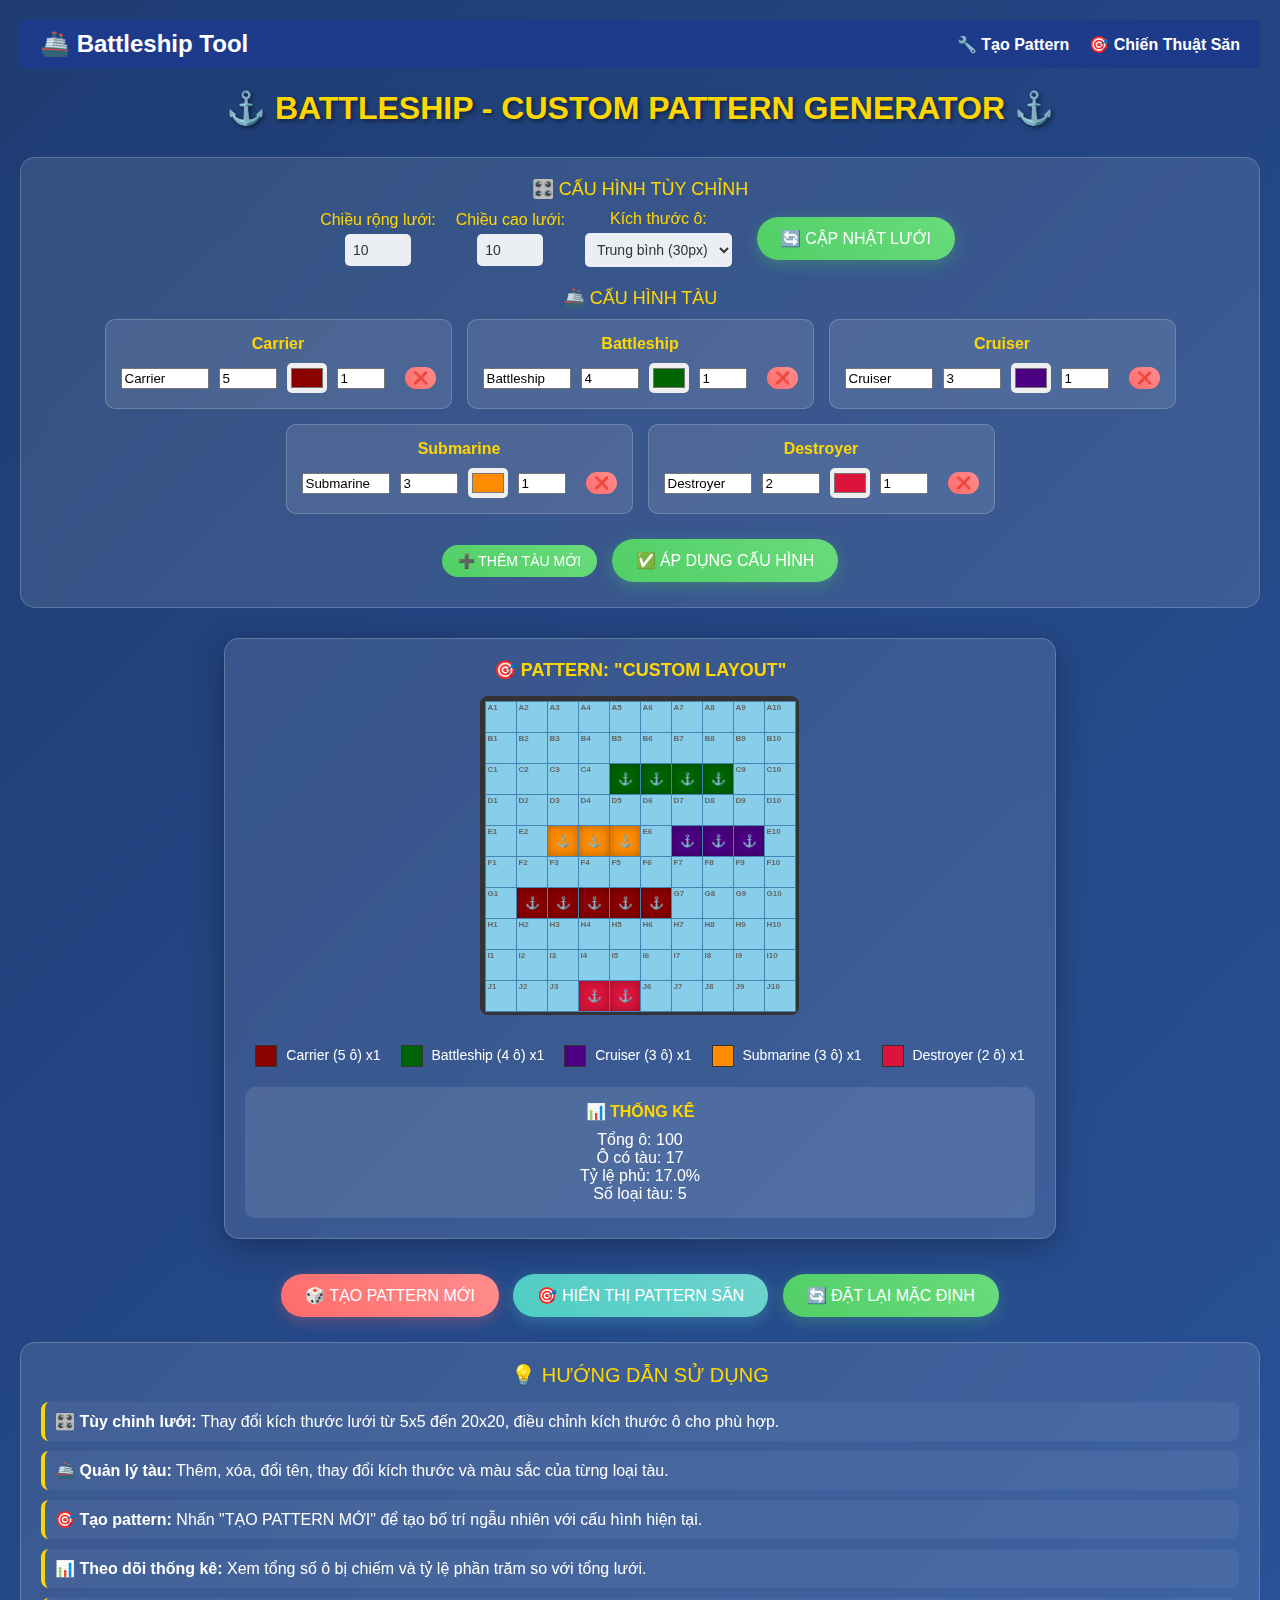
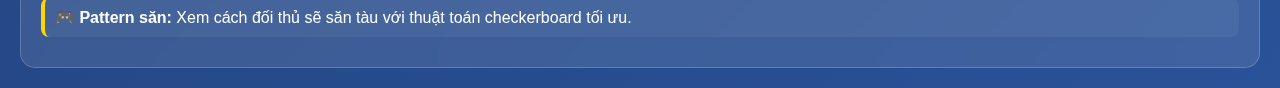
<file: index.html>
<!DOCTYPE html>
<html lang="vi">
<head>
    <meta charset="UTF-8">
    <meta name="viewport" content="width=device-width, initial-scale=1.0">
    <title>Battleship - Custom Pattern Generator</title>
    <link rel="stylesheet" href="style.css">
</head>
<body>
    <div class="container">
        <nav style="background: #1e3a8a; color: white; padding: 10px 20px; display: flex; justify-content: space-between; align-items: center;">
            <div style="font-size: 1.5rem; font-weight: bold;">🚢 Battleship Tool</div>
            <div style="display: flex; gap: 20px;">
                <a href="index.html" style="color: white; text-decoration: none; font-weight: bold;">🔧 Tạo Pattern</a>
                <a href="hunting.html" style="color: white; text-decoration: none; font-weight: bold;">🎯 Chiến Thuật Săn</a>
            </div>
        </nav>

        <h1>⚓ BATTLESHIP - CUSTOM PATTERN GENERATOR ⚓</h1>
        
        <div class="config-panel">
            <div class="config-title">🎛️ CẤU HÌNH TÙY CHỈNH</div>
            
            <div class="grid-config">
                <div class="input-group">
                    <label>Chiều rộng lưới:</label>
                    <input type="number" id="gridWidth" min="5" max="20" value="10">
                </div>
                <div class="input-group">
                    <label>Chiều cao lưới:</label>
                    <input type="number" id="gridHeight" min="5" max="20" value="10">
                </div>
                <div class="input-group">
                    <label>Kích thước ô:</label>
                    <select id="cellSize">
                        <option value="25">Nhỏ (25px)</option>
                        <option value="30" selected>Trung bình (30px)</option>
                        <option value="35">Lớn (35px)</option>
                        <option value="40">Rất lớn (40px)</option>
                    </select>
                </div>
                <button class="btn btn-success" onclick="updateGridSize()">🔄 CẬP NHẬT LƯỚI</button>
            </div>
            
            <div class="config-title">🚢 CẤU HÌNH TÀU</div>
            <div class="ships-config" id="shipsConfig">
                <!-- Ships will be dynamically added here -->
            </div>
            
            <button class="add-ship-btn" onclick="addNewShip()">➕ THÊM TÀU MỚI</button>
            <button class="btn btn-success" onclick="applyShipConfig()">✅ ÁP DỤNG CẤU HÌNH</button>
        </div>
        
        <div class="boards-container">
            <div class="board-section">
                <div class="board-title">🎯 PATTERN: "CUSTOM LAYOUT"</div>
                <div class="board" id="mainBoard"></div>
                <div class="legend" id="legend"></div>
                <div class="stats">
                    <h4>📊 THỐNG KÊ</h4>
                    <div id="statsContent"></div>
                </div>
            </div>
        </div>
        
        <div class="button-container">
            <button class="btn" onclick="generateNewPattern()">🎲 TẠO PATTERN MỚI</button>
            <button class="btn btn-secondary" onclick="showHuntingPattern()">🎯 HIỂN THỊ PATTERN SĂN</button>
            <button class="btn btn-success" onclick="resetToDefault()">🔄 ĐẶT LẠI MẶC ĐỊNH</button>
        </div>
        
        <div class="tips">
            <div class="tip-title">💡 HƯỚNG DẪN SỬ DỤNG</div>
            
            <div class="tip-item">
                <strong>🎛️ Tùy chỉnh lưới:</strong> Thay đổi kích thước lưới từ 5x5 đến 20x20, điều chỉnh kích thước ô cho phù hợp.
            </div>
            
            <div class="tip-item">
                <strong>🚢 Quản lý tàu:</strong> Thêm, xóa, đổi tên, thay đổi kích thước và màu sắc của từng loại tàu.
            </div>
            
            <div class="tip-item">
                <strong>🎯 Tạo pattern:</strong> Nhấn "TẠO PATTERN MỚI" để tạo bố trí ngẫu nhiên với cấu hình hiện tại.
            </div>
            
            <div class="tip-item">
                <strong>📊 Theo dõi thống kê:</strong> Xem tổng số ô bị chiếm và tỷ lệ phần trăm so với tổng lưới.
            </div>
            
            <div class="tip-item">
                <strong>🎮 Pattern săn:</strong> Xem cách đối thủ sẽ săn tàu với thuật toán checkerboard tối ưu.
            </div>
        </div>
    </div>

    <script>
        // Default configuration
        let gridConfig = {
            width: 10,
            height: 10,
            cellSize: 30
        };
        
        let shipsConfig = [
            {name: 'Carrier', size: 5, color: '#8b0000', count: 1},
            {name: 'Battleship', size: 4, color: '#006400', count: 1},
            {name: 'Cruiser', size: 3, color: '#4b0082', count: 1},
            {name: 'Submarine', size: 3, color: '#ff8c00', count: 1},
            {name: 'Destroyer', size: 2, color: '#dc143c', count: 1}
        ];
        
        let currentPattern = [];
        let showingHuntPattern = false;
        
        function initializeShipsConfig() {
            const container = document.getElementById('shipsConfig');
            container.innerHTML = '';
            
            shipsConfig.forEach((ship, index) => {
                const shipDiv = document.createElement('div');
                shipDiv.className = 'ship-config';
                shipDiv.innerHTML = `
                    <h4>${ship.name}</h4>
                    <div class="ship-controls">
                        <input type="text" value="${ship.name}" onchange="updateShipName(${index}, this.value)" style="width: 80px;">
                        <input type="number" value="${ship.size}" min="1" max="10" onchange="updateShipSize(${index}, this.value)" style="width: 50px;">
                        <input type="color" value="${ship.color}" onchange="updateShipColor(${index}, this.value)" class="color-picker">
                        <input type="number" value="${ship.count}" min="0" max="5" onchange="updateShipCount(${index}, this.value)" style="width: 40px;">
                        <button class="remove-ship-btn" onclick="removeShip(${index})">❌</button>
                    </div>
                `;
                container.appendChild(shipDiv);
            });
        }
        
        function updateShipName(index, name) {
            shipsConfig[index].name = name;
            initializeShipsConfig();
        }
        
        function updateShipSize(index, size) {
            shipsConfig[index].size = parseInt(size);
        }
        
        function updateShipColor(index, color) {
            shipsConfig[index].color = color;
        }
        
        function updateShipCount(index, count) {
            shipsConfig[index].count = parseInt(count);
        }
        
        function removeShip(index) {
            shipsConfig.splice(index, 1);
            initializeShipsConfig();
        }
        
        function addNewShip() {
            const newShip = {
                name: `Ship ${shipsConfig.length + 1}`,
                size: 2,
                color: '#' + Math.floor(Math.random()*16777215).toString(16),
                count: 1
            };
            shipsConfig.push(newShip);
            initializeShipsConfig();
        }
        
        function updateGridSize() {
            gridConfig.width = parseInt(document.getElementById('gridWidth').value);
            gridConfig.height = parseInt(document.getElementById('gridHeight').value);
            gridConfig.cellSize = parseInt(document.getElementById('cellSize').value);
            
            createBoard();
            updateStats();
        }
        
        function applyShipConfig() {
            updateLegend();
            generateNewPattern();
        }
        
        function createBoard() {
            const board = document.getElementById('mainBoard');
            board.innerHTML = '';
            
            // Update grid template
            board.style.gridTemplateColumns = `repeat(${gridConfig.width}, ${gridConfig.cellSize}px)`;
            board.style.gridTemplateRows = `repeat(${gridConfig.height}, ${gridConfig.cellSize}px)`;
            
            // Create cells
            for(let i = 0; i < gridConfig.width * gridConfig.height; i++) {
                const cell = document.createElement('div');
                cell.className = 'cell';
                cell.style.width = gridConfig.cellSize + 'px';
                cell.style.height = gridConfig.cellSize + 'px';
                
                const row = Math.floor(i / gridConfig.width);
                const col = i % gridConfig.width;
                cell.innerHTML = `<span class="coordinates">${String.fromCharCode(65 + row)}${col + 1}</span>`;
                
                board.appendChild(cell);
            }
            
            // Place ships if pattern exists
            if (currentPattern.length > 0 && !showingHuntPattern) {
                placeShipsOnBoard();
            }
            
            // Show hunting pattern if enabled
            if (showingHuntPattern) {
                showHuntingPatternOnBoard();
            }
        }
        
        function placeShipsOnBoard() {
            const board = document.getElementById('mainBoard');
            
            currentPattern.forEach(shipData => {
                shipData.cells.forEach(([row, col]) => {
                    if (row < gridConfig.height && col < gridConfig.width) {
                        const index = row * gridConfig.width + col;
                        const cell = board.children[index];
                        if (cell) {
                            cell.classList.add('ship');
                            cell.style.background = shipData.color;
                            cell.textContent = '⚓';
                        }
                    }
                });
            });
        }
        
        function showHuntingPatternOnBoard() {
            const board = document.getElementById('mainBoard');
            
            for(let i = 0; i < gridConfig.width * gridConfig.height; i++) {
                const row = Math.floor(i / gridConfig.width);
                const col = i % gridConfig.width;
                if ((row + col) % 2 === 0) {
                    const cell = board.children[i];
                    if (cell) {
                        cell.style.background = '#ff6b6b';
                        cell.textContent = '🎯';
                    }
                }
            }
        }
        
        function generateNewPattern() {
            showingHuntPattern = false;
            currentPattern = [];
            const occupiedCells = new Set();
            
            // Generate ships based on configuration
            shipsConfig.forEach(shipConfig => {
                for (let i = 0; i < shipConfig.count; i++) {
                    let placed = false;
                    let attempts = 0;
                    
                    while (!placed && attempts < 1000) {
                        const horizontal = Math.random() < 0.5;
                        const row = Math.floor(Math.random() * gridConfig.height);
                        const col = Math.floor(Math.random() * gridConfig.width);
                        
                        if (canPlaceShip(row, col, shipConfig.size, horizontal, occupiedCells)) {
                            const cells = [];
                            for (let j = 0; j < shipConfig.size; j++) {
                                const r = horizontal ? row : row + j;
                                const c = horizontal ? col + j : col;
                                cells.push([r, c]);
                                occupiedCells.add(`${r},${c}`);
                            }
                            currentPattern.push({
                                name: shipConfig.name,
                                size: shipConfig.size,
                                color: shipConfig.color,
                                cells: cells
                            });
                            placed = true;
                        }
                        attempts++;
                    }
                }
            });
            
            createBoard();
            updateStats();
            updateLegend();
        }
        
        function canPlaceShip(row, col, size, horizontal, occupiedCells) {
            // Check if ship fits in grid
            if (horizontal && col + size > gridConfig.width) return false;
            if (!horizontal && row + size > gridConfig.height) return false;
            
            // Check if cells are occupied
            for (let i = 0; i < size; i++) {
                const r = horizontal ? row : row + i;
                const c = horizontal ? col + i : col;
                
                if (occupiedCells.has(`${r},${c}`)) return false;
                
                // Check adjacent cells for spacing
                for (let dr = -1; dr <= 1; dr++) {
                    for (let dc = -1; dc <= 1; dc++) {
                        const nr = r + dr;
                        const nc = c + dc;
                        if (nr >= 0 && nr < gridConfig.height && nc >= 0 && nc < gridConfig.width) {
                            if (occupiedCells.has(`${nr},${nc}`)) return false;
                        }
                    }
                }
            }
            
            return true;
        }
        
        function showHuntingPattern() {
            showingHuntPattern = !showingHuntPattern;
            
            if (showingHuntPattern) {
                document.querySelector('.btn-secondary').textContent = '🚢 HIỂN THỊ TÀU';
            } else {
                document.querySelector('.btn-secondary').textContent = '🎯 HIỂN THỊ PATTERN SĂN';
            }
            
            createBoard();
        }
        
        function updateStats() {
            const totalCells = gridConfig.width * gridConfig.height;
            const occupiedCells = currentPattern.reduce((sum, ship) => sum + ship.cells.length, 0);
            const coverage = ((occupiedCells / totalCells) * 100).toFixed(1);
            
            document.getElementById('statsContent').innerHTML = `
                <div>Tổng ô: ${totalCells}</div>
                <div>Ô có tàu: ${occupiedCells}</div>
                <div>Tỷ lệ phủ: ${coverage}%</div>
                <div>Số loại tàu: ${shipsConfig.length}</div>
            `;
        }
        
        function updateLegend() {
            const legend = document.getElementById('legend');
            legend.innerHTML = '';
            
            shipsConfig.forEach(ship => {
                const legendItem = document.createElement('div');
                legendItem.className = 'legend-item';
                legendItem.innerHTML = `
                    <span class="legend-color" style="background: ${ship.color}"></span>
                    ${ship.name} (${ship.size} ô) x${ship.count}
                `;
                legend.appendChild(legendItem);
            });
        }
        
        function resetToDefault() {
            shipsConfig = [
                {name: 'Carrier', size: 5, color: '#8b0000', count: 1},
                {name: 'Battleship', size: 4, color: '#006400', count: 1},
                {name: 'Cruiser', size: 3, color: '#4b0082', count: 1},
                {name: 'Submarine', size: 3, color: '#ff8c00', count: 1},
                {name: 'Destroyer', size: 2, color: '#dc143c', count: 1}
            ];
            
            gridConfig = {
                width: 10,
                height: 10,
                cellSize: 30
            };
            
            document.getElementById('gridWidth').value = 10;
            document.getElementById('gridHeight').value = 10;
            document.getElementById('cellSize').value = 30;
            
            initializeShipsConfig();
            updateGridSize();
            generateNewPattern();
        }
        
        // Initialize
        initializeShipsConfig();
        createBoard();
        generateNewPattern();
    </script>
</body>
</html>
</file>
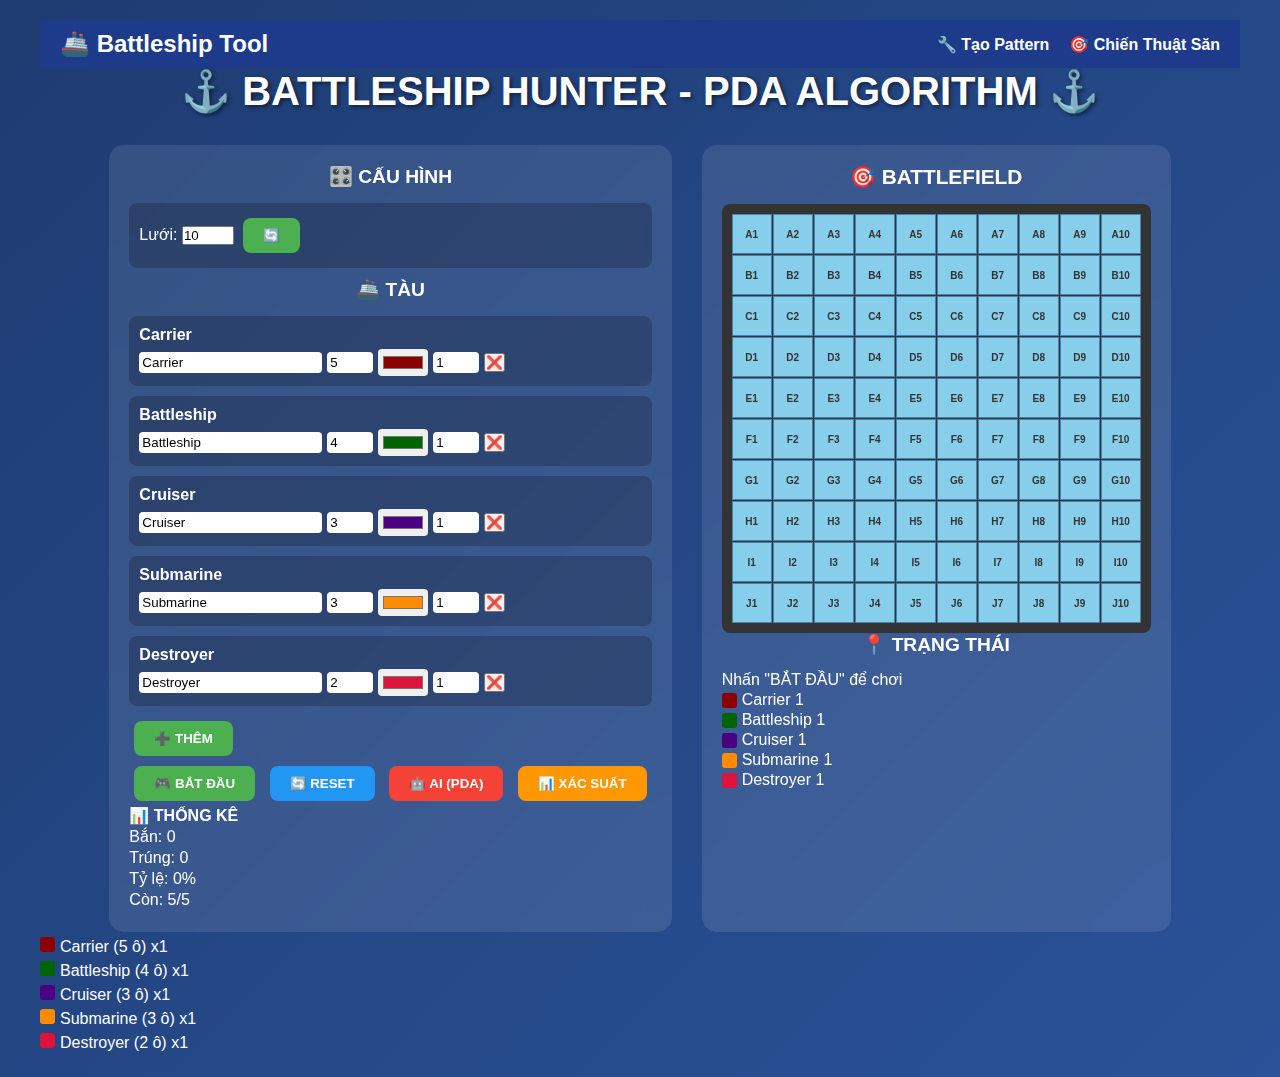
<file: hunting.html>
<!DOCTYPE html>
<html lang="vi">
<head>
    <meta charset="UTF-8">
    <meta name="viewport" content="width=device-width, initial-scale=1.0">
    <title>Battleship Hunter - PDA Algorithm</title>
    <script src="https://cdnjs.cloudflare.com/ajax/libs/jquery/3.6.0/jquery.min.js"></script>
    <style>
        *{margin:0;padding:0;box-sizing:border-box}body{font-family:Arial,sans-serif;background:linear-gradient(135deg,#1e3c72,#2a5298);color:#fff;min-height:100vh;padding:20px}.container{max-width:1200px;margin:0 auto}h1{text-align:center;margin-bottom:30px;font-size:2.5em;text-shadow:2px 2px 4px rgba(0,0,0,0.5)}.game-container{display:flex;gap:30px;justify-content:center;flex-wrap:wrap}.config-panel{background:rgba(255,255,255,0.1);padding:20px;border-radius:15px;backdrop-filter:blur(10px);min-width:300px}.config-title{font-size:1.2em;margin-bottom:15px;text-align:center;font-weight:bold}.ship-config{background:rgba(0,0,0,0.2);padding:10px;margin:10px 0;border-radius:8px}.ship-config h4{margin-bottom:5px}.ship-controls{display:flex;gap:5px;align-items:center}.ship-controls input,.ship-controls select{padding:3px;border:none;border-radius:4px}.btn{background:#4CAF50;color:#fff;border:none;padding:10px 20px;margin:5px;border-radius:8px;cursor:pointer;font-weight:bold;transition:all 0.3s}.btn:hover{background:#45a049;transform:translateY(-2px)}.btn-secondary{background:#2196F3}.btn-secondary:hover{background:#0b7dda}.btn-danger{background:#f44336}.btn-danger:hover{background:#da190b}.btn-warning{background:#ff9800}.btn-warning:hover{background:#e68900}.board-section{background:rgba(255,255,255,0.1);padding:20px;border-radius:15px;backdrop-filter:blur(10px)}.board-title{text-align:center;margin-bottom:15px;font-size:1.3em;font-weight:bold}.board{display:grid;gap:1px;background:#333;padding:10px;border-radius:8px;justify-content:center}.cell{background:#87CEEB;border:1px solid #4682B4;display:flex;align-items:center;justify-content:center;cursor:pointer;font-size:10px;color:#333;font-weight:bold;transition:all 0.3s}.cell.hit{background:#ff4444;color:#fff}.cell.miss{background:#666;color:#fff}.cell.sunk{background:#8b0000;color:#fff}.cell.suggested{background:#ffff00;color:#000}.cell.probable{background:#90EE90;color:#000}.probability-display{font-size:8px;position:absolute;top:2px;right:2px;background:rgba(0,0,0,0.7);color:#fff;padding:1px 2px;border-radius:2px}.legend-item{margin:5px 0}.legend-color{display:inline-block;width:15px;height:15px;margin-right:5px;border-radius:3px}.ship-item{margin:2px 0;display:flex;align-items:center}.ship-item.sunk{opacity:0.5;text-decoration:line-through}.stats div{margin:3px 0}.ai-suggestion{background:rgba(255,255,255,0.1);padding:10px;border-radius:8px;margin:10px 0}
    </style>
</head>
<body>
    <div class="container">
        <nav style="background: #1e3a8a; color: white; padding: 10px 20px; display: flex; justify-content: space-between; align-items: center;">
    <div style="font-size: 1.5rem; font-weight: bold;">🚢 Battleship Tool</div>
    <div style="display: flex; gap: 20px;">
        <a href="index.html" style="color: white; text-decoration: none; font-weight: bold;">🔧 Tạo Pattern</a>
        <a href="hunting.html" style="color: white; text-decoration: none; font-weight: bold;">🎯 Chiến Thuật Săn</a>
    </div>
</nav>

        <h1>⚓ BATTLESHIP HUNTER - PDA ALGORITHM ⚓</h1>
        <div class="game-container">
            <div class="config-panel">
                <div class="config-title">🎛️ CẤU HÌNH</div>
                <div class="ship-config">
                    <label>Lưới:</label>
                    <input type="number" id="gridSize" min="8" max="15" value="10">
                    <button class="btn" onclick="updateGrid()">🔄</button>
                </div>
                <div class="config-title">🚢 TÀU</div>
                <div id="shipsConfig"></div>
                <button class="btn" onclick="addShip()">➕ THÊM</button>
                <div class="game-controls">
                    <button class="btn" onclick="startGame()">🎮 BẮT ĐẦU</button>
                    <button class="btn btn-secondary" onclick="resetGame()">🔄 RESET</button>
                    <button class="btn btn-danger" onclick="getAISuggestion()">🤖 AI (PDA)</button>
                    <button class="btn btn-warning" onclick="showProbabilities()">📊 XÁC SUẤT</button>
                </div>
                <div class="stats">
                    <h4>📊 THỐNG KÊ</h4>
                    <div id="statsContent"></div>
                </div>
            </div>
            <div class="board-section">
                <div class="board-title">🎯 BATTLEFIELD</div>
                <div class="board" id="gameBoard"></div>
                <div class="status-panel">
                    <div class="config-title">📍 TRẠNG THÁI</div>
                    <div id="gameStatus">Nhấn "BẮT ĐẦU" để chơi</div>
                    <div class="ai-suggestion" id="aiSuggestion" style="display:none;"></div>
                    <div class="action-buttons" id="actionButtons" style="display:none;">
                        <button class="btn btn-danger" onclick="markHit()">💥 TRÚNG</button>
                        <button class="btn btn-secondary" onclick="markMiss()">💧 TRƯỢT</button>
                        <button class="btn btn-warning" onclick="markSunk()">⚓ CHÌM</button>
                    </div>
                    <div class="ship-status" id="shipStatus"></div>
                </div>
            </div>
        </div>
        <div class="legend" id="legend"></div>
    </div>

    <script>
        let g={size:10,ships:[{name:'Carrier',size:5,color:'#8b0000',count:1},{name:'Battleship',size:4,color:'#006400',count:1},{name:'Cruiser',size:3,color:'#4b0082',count:1},{name:'Submarine',size:3,color:'#ff8c00',count:1},{name:'Destroyer',size:2,color:'#dc143c',count:1}]};
        let board,gameState='setup',shots=0,hits=0,shipsSunk=0,aiSuggestion=null,huntMode=false,targetQueue=[],hitCells=[],probabilities=[],dirs=[[0,1],[1,0],[0,-1],[-1,0]];

        function initShips(){
            $('#shipsConfig').empty();
            g.ships.forEach((s,i)=>{
                $('#shipsConfig').append(`<div class="ship-config"><h4>${s.name}</h4><div class="ship-controls"><input type="text" value="${s.name}" onchange="updateShip(${i},'name',this.value)"><input type="number" value="${s.size}" min="1" max="6" onchange="updateShip(${i},'size',this.value)"><input type="color" value="${s.color}" onchange="updateShip(${i},'color',this.value)"><input type="number" value="${s.count}" min="1" max="4" onchange="updateShip(${i},'count',this.value)"><button onclick="removeShip(${i})">❌</button></div></div>`);
            });
            updateLegend();
        }

        function updateShip(i,prop,val){
            g.ships[i][prop]=prop==='size'||prop==='count'?parseInt(val):val;
            initShips();
        }

        function removeShip(i){
            g.ships.splice(i,1);
            initShips();
        }

        function addShip(){
            g.ships.push({name:`Ship ${g.ships.length+1}`,size:2,color:'#'+Math.floor(Math.random()*16777215).toString(16),count:1});
            initShips();
        }

        function updateGrid(){
            g.size=parseInt($('#gridSize').val());
            createBoard();
        }

        function createBoard(){
            let b=$('#gameBoard');
            b.empty().css({'grid-template-columns':`repeat(${g.size}, 40px)`,'grid-template-rows':`repeat(${g.size}, 40px)`});
            board=Array(g.size).fill().map(()=>Array(g.size).fill(0));
            probabilities=Array(g.size).fill().map(()=>Array(g.size).fill(0));
            for(let i=0;i<g.size*g.size;i++){
                let r=Math.floor(i/g.size),c=i%g.size;
                b.append(`<div class="cell" data-row="${r}" data-col="${c}">${String.fromCharCode(65+r)}${c+1}</div>`);
            }
        }

        function startGame(){
            gameState='playing';
            shots=hits=shipsSunk=0;
            targetQueue=[];
            huntMode=false;
            hitCells=[];
            aiSuggestion=null;
            $('.cell').removeClass('hit miss sunk suggested probable').each(function(){
                let r=$(this).data('row'),c=$(this).data('col');
                $(this).text(`${String.fromCharCode(65+r)}${c+1}`);
            });
            board=Array(g.size).fill().map(()=>Array(g.size).fill(0));
            probabilities=Array(g.size).fill().map(()=>Array(g.size).fill(0));
            updateStats();
            updateShipStatus();
            $('#gameStatus').text('🎮 Game chơi - Nhấn "AI (PDA)" để bắt đầu!');
            $('#aiSuggestion').hide();
            $('#actionButtons').hide();
        }

        function resetGame(){
            gameState='setup';
            $('.cell').removeClass('hit miss sunk suggested probable').each(function(){
                let r=$(this).data('row'),c=$(this).data('col');
                $(this).text(`${String.fromCharCode(65+r)}${c+1}`);
            });
            board=Array(g.size).fill().map(()=>Array(g.size).fill(0));
            $('#gameStatus').text('Nhấn "BẮT ĐẦU" để chơi');
            $('#aiSuggestion').hide();
            $('#actionButtons').hide();
            updateStats();
            updateShipStatus();
        }

        // 🎯 **PROBABILITY DENSITY ALGORITHM (PDA)** - Core Implementation
        function calculateProbabilities(){
            probabilities=Array(g.size).fill().map(()=>Array(g.size).fill(0));
            let remainingShips=g.ships.slice();
            
            // Reduce ship counts based on ships sunk
            let sunkCount=0;
            remainingShips.forEach(ship=>{
                for(let i=0;i<ship.count;i++){
                    if(sunkCount<shipsSunk){
                        ship.count--;
                        sunkCount++;
                    }
                }
            });
            
            remainingShips=remainingShips.filter(s=>s.count>0);
            
            remainingShips.forEach(ship=>{
                for(let i=0;i<ship.count;i++){
                    // Check all possible placements for this ship
                    for(let r=0;r<g.size;r++){
                        for(let c=0;c<g.size;c++){
                            // Try horizontal placement
                            if(canPlaceShip(r,c,ship.size,0)){
                                for(let k=0;k<ship.size;k++){
                                    probabilities[r][c+k]++;
                                }
                            }
                            // Try vertical placement
                            if(canPlaceShip(r,c,ship.size,1)){
                                for(let k=0;k<ship.size;k++){
                                    probabilities[r+k][c]++;
                                }
                            }
                        }
                    }
                }
            });
        }

        function canPlaceShip(r,c,size,direction){
            for(let i=0;i<size;i++){
                let nr=r+(direction?i:0);
                let nc=c+(direction?0:i);
                if(nr>=g.size||nc>=g.size||board[nr][nc]===-1) return false;
            }
            return true;
        }

        // 🚀 **HUNT/TARGET HYBRID STRATEGY** - Advanced AI Logic
        function getAISuggestion(){
            if(gameState!=='playing') return;
            $('.cell').removeClass('suggested');
            $('#actionButtons').hide();
            let suggestion=null;

            // **TARGET MODE**: If we have hit cells, prioritize adjacent cells
            if(huntMode && targetQueue.length>0){
                suggestion=targetQueue.shift();
            }
            else if(hitCells.length>0){
                // Find all adjacent cells to hit cells
                let adjacentCells=[];
                hitCells.forEach(hit=>{
                    dirs.forEach(([dr,dc])=>{
                        let nr=hit.r+dr,nc=hit.c+dc;
                        if(nr>=0&&nr<g.size&&nc>=0&&nc<g.size&&board[nr][nc]===0){
                            adjacentCells.push({r:nr,c:nc});
                        }
                    });
                });
                
                if(adjacentCells.length>0){
                    // If we have multiple hits in a line, prioritize continuing that line
                    if(hitCells.length>1){
                        let lineTargets=getLineTargets();
                        if(lineTargets.length>0){
                            suggestion=lineTargets[0];
                        }
                    }
                    if(!suggestion){
                        suggestion=adjacentCells[Math.floor(Math.random()*adjacentCells.length)];
                    }
                    huntMode=true;
                }
            }

            // **HUNT MODE**: Use PDA to find highest probability cell
            if(!suggestion){
                calculateProbabilities();
                let maxProb=0;
                let bestCells=[];
                
                for(let r=0;r<g.size;r++){
                    for(let c=0;c<g.size;c++){
                        if(board[r][c]===0){
                            if(probabilities[r][c]>maxProb){
                                maxProb=probabilities[r][c];
                                bestCells=[{r,c}];
                            }else if(probabilities[r][c]===maxProb){
                                bestCells.push({r,c});
                            }
                        }
                    }
                }
                
                if(bestCells.length>0){
                    suggestion=bestCells[Math.floor(Math.random()*bestCells.length)];
                }
                huntMode=false;
            }

            if(suggestion){
                aiSuggestion=suggestion;
                $(`[data-row="${suggestion.r}"][data-col="${suggestion.c}"]`).addClass('suggested');
                $('#aiSuggestion').show().html(`🤖 <strong>PDA Suggest:</strong> ${String.fromCharCode(65+suggestion.r)}${suggestion.c+1} (P=${probabilities[suggestion.r][suggestion.c]})`);
                $('#actionButtons').show();
            }
        }

        function getLineTargets(){
            if(hitCells.length<2) return [];
            let targets=[];
            
            // Check if hits form a line
            let isHorizontal=hitCells.every(hit=>hit.r===hitCells[0].r);
            let isVertical=hitCells.every(hit=>hit.c===hitCells[0].c);
            
            if(isHorizontal){
                let row=hitCells[0].r;
                let minCol=Math.min(...hitCells.map(h=>h.c));
                let maxCol=Math.max(...hitCells.map(h=>h.c));
                
                if(minCol>0&&board[row][minCol-1]===0) targets.push({r:row,c:minCol-1});
                if(maxCol<g.size-1&&board[row][maxCol+1]===0) targets.push({r:row,c:maxCol+1});
            }
            else if(isVertical){
                let col=hitCells[0].c;
                let minRow=Math.min(...hitCells.map(h=>h.r));
                let maxRow=Math.max(...hitCells.map(h=>h.r));
                
                if(minRow>0&&board[minRow-1][col]===0) targets.push({r:minRow-1,c:col});
                if(maxRow<g.size-1&&board[maxRow+1][col]===0) targets.push({r:maxRow+1,c:col});
            }
            
            return targets;
        }

        function markHit(){
            if(!aiSuggestion) return;
            let r=aiSuggestion.r,c=aiSuggestion.c;
            board[r][c]=1;
            shots++;
            hits++;
            $(`[data-row="${r}"][data-col="${c}"]`).addClass('hit').removeClass('suggested').text('💥');
            hitCells.push({r,c});
            huntMode=true;
            
            // Add adjacent cells to target queue
            dirs.forEach(([dr,dc])=>{
                let nr=r+dr,nc=c+dc;
                if(nr>=0&&nr<g.size&&nc>=0&&nc<g.size&&board[nr][nc]===0){
                    targetQueue.push({r:nr,c:nc});
                }
            });
            
            updateStats();
            $('#aiSuggestion').hide();
            $('#actionButtons').hide();
        }

        function markMiss(){
            if(!aiSuggestion) return;
            let r=aiSuggestion.r,c=aiSuggestion.c;
            board[r][c]=-1;
            shots++;
            $(`[data-row="${r}"][data-col="${c}"]`).addClass('miss').removeClass('suggested').text('💧');
            updateStats();
            $('#aiSuggestion').hide();
            $('#actionButtons').hide();
        }

        function markSunk(){
            if(!aiSuggestion) return;
            let r=aiSuggestion.r,c=aiSuggestion.c;
            board[r][c]=1;
            shots++;
            hits++;
            shipsSunk++;
            $(`[data-row="${r}"][data-col="${c}"]`).addClass('sunk').removeClass('suggested').text('⚓');
            
            // Mark all hit cells as sunk
            hitCells.forEach(hit=>{
                $(`[data-row="${hit.r}"][data-col="${hit.c}"]`).addClass('sunk').text('⚓');
            });
            
            hitCells=[];
            huntMode=false;
            targetQueue=[];
            
            updateStats();
            updateShipStatus();
            $('#aiSuggestion').hide();
            $('#actionButtons').hide();
            
            let totalShips=g.ships.reduce((sum,s)=>sum+s.count,0);
            if(shipsSunk>=totalShips){
                gameState='won';
                $('#gameStatus').text('🎉 CHIẾN THẮNG! PDA Algorithm thành công!');
            }
        }

        function showProbabilities(){
            if(gameState!=='playing') return;
            calculateProbabilities();
            $('.cell').removeClass('probable');
            $('.probability-display').remove();
            
            let maxProb=Math.max(...probabilities.flat());
            if(maxProb>0){
                for(let r=0;r<g.size;r++){
                    for(let c=0;c<g.size;c++){
                        if(probabilities[r][c]>0&&board[r][c]===0){
                            let cell=$(`[data-row="${r}"][data-col="${c}"]`);
                            cell.addClass('probable');
                            cell.append(`<div class="probability-display">${probabilities[r][c]}</div>`);
                        }
                    }
                }
            }
        }

        function updateStats(){
            let totalShips=g.ships.reduce((sum,s)=>sum+s.count,0);
            $('#statsContent').html(`<div>Bắn: ${shots}</div><div>Trúng: ${hits}</div><div>Tỷ lệ: ${shots?((hits/shots)*100).toFixed(1):0}%</div><div>Còn: ${totalShips-shipsSunk}/${totalShips}</div>`);
        }

        function updateShipStatus(){
            let html='',sunkCount=0;
            g.ships.forEach(ship=>{
                for(let i=0;i<ship.count;i++){
                    let isSunk=sunkCount<shipsSunk;
                    if(isSunk) sunkCount++;
                    html+=`<div class="ship-item ${isSunk?'sunk':''}"><span class="legend-color" style="background:${ship.color}"></span>${ship.name} ${i+1}</div>`;
                }
            });
            $('#shipStatus').html(html);
        }

        function updateLegend(){
            let html='';
            g.ships.forEach(ship=>{
                html+=`<div class="legend-item"><span class="legend-color" style="background:${ship.color}"></span>${ship.name} (${ship.size} ô) x${ship.count}</div>`;
            });
            $('#legend').html(html);
        }

        $(document).ready(function(){
            initShips();
            createBoard();
            updateStats();
            updateShipStatus();
        });
    </script>
</body>
</html>
</file>
<file: style.css>
body {
            font-family: Arial, sans-serif;
            background: linear-gradient(135deg, #1e3c72, #2a5298);
            color: white;
            margin: 0;
            padding: 20px;
            min-height: 100vh;
        }
        
        .container {
            max-width: 1400px;
            margin: 0 auto;
            text-align: center;
        }
        
        h1 {
            color: #ffd700;
            text-shadow: 2px 2px 4px rgba(0,0,0,0.5);
            margin-bottom: 30px;
        }
        
        .config-panel {
            background: rgba(255,255,255,0.1);
            padding: 20px;
            border-radius: 15px;
            margin-bottom: 30px;
            backdrop-filter: blur(10px);
            border: 1px solid rgba(255,255,255,0.2);
        }
        
        .config-section {
            display: inline-block;
            margin: 10px 20px;
            vertical-align: top;
        }
        
        .config-title {
            color: #ffd700;
            font-size: 18px;
            margin-bottom: 10px;
        }
        
        .grid-config {
            display: flex;
            gap: 20px;
            align-items: center;
            justify-content: center;
            margin-bottom: 20px;
        }
        
        .input-group {
            display: flex;
            flex-direction: column;
            align-items: center;
        }
        
        .input-group label {
            margin-bottom: 5px;
            color: #ffd700;
        }
        
        .input-group input, .input-group select {
            padding: 8px;
            border: none;
            border-radius: 5px;
            background: rgba(255,255,255,0.9);
            color: #333;
            font-size: 14px;
        }
        
        .ships-config {
            display: flex;
            flex-wrap: wrap;
            justify-content: center;
            gap: 15px;
            margin-bottom: 20px;
        }
        
        .ship-config {
            background: rgba(255,255,255,0.1);
            padding: 15px;
            border-radius: 10px;
            border: 1px solid rgba(255,255,255,0.2);
            min-width: 200px;
        }
        
        .ship-config h4 {
            margin: 0 0 10px 0;
            color: #ffd700;
        }
        
        .ship-controls {
            display: flex;
            gap: 10px;
            align-items: center;
        }
        
        .color-picker {
            width: 40px;
            height: 30px;
            border: none;
            border-radius: 5px;
            cursor: pointer;
        }
        
        .boards-container {
            display: flex;
            justify-content: center;
            flex-wrap: wrap;
            gap: 30px;
            margin-bottom: 30px;
        }
        
        .board-section {
            background: rgba(255,255,255,0.1);
            padding: 20px;
            border-radius: 15px;
            box-shadow: 0 8px 32px rgba(0,0,0,0.3);
            backdrop-filter: blur(10px);
            border: 1px solid rgba(255,255,255,0.2);
        }
        
        .board-title {
            color: #ffd700;
            margin-bottom: 15px;
            font-size: 18px;
            font-weight: bold;
        }
        
        .board {
            display: inline-grid;
            gap: 1px;
            background: #333;
            padding: 5px;
            border-radius: 8px;
            margin-bottom: 15px;
        }
        
        .cell {
            background: #87ceeb;
            border: 1px solid #4682b4;
            display: flex;
            align-items: center;
            justify-content: center;
            font-size: 12px;
            font-weight: bold;
            position: relative;
            cursor: pointer;
        }
        
        .ship {
            color: white;
            box-shadow: inset 0 0 10px rgba(0,0,0,0.3);
        }
        
        .coordinates {
            font-size: 8px;
            color: #666;
            position: absolute;
            top: 1px;
            left: 1px;
        }
        
        .legend {
            text-align: left;
            margin-top: 10px;
            font-size: 14px;
        }
        
        .legend-item {
            display: inline-block;
            margin: 5px 10px;
        }
        
        .legend-color {
            display: inline-block;
            width: 20px;
            height: 20px;
            margin-right: 5px;
            vertical-align: middle;
            border: 1px solid #333;
        }
        
        .button-container {
            margin: 20px 0;
        }
        
        .btn {
            background: linear-gradient(45deg, #ff6b6b, #ff8e8e);
            color: white;
            border: none;
            padding: 12px 24px;
            border-radius: 25px;
            font-size: 16px;
            cursor: pointer;
            margin: 5px;
            transition: all 0.3s;
            box-shadow: 0 4px 15px rgba(255,107,107,0.3);
        }
        
        .btn:hover {
            transform: translateY(-2px);
            box-shadow: 0 6px 20px rgba(255,107,107,0.4);
        }
        
        .btn-secondary {
            background: linear-gradient(45deg, #4ecdc4, #6ed3cd);
            box-shadow: 0 4px 15px rgba(78,205,196,0.3);
        }
        
        .btn-secondary:hover {
            box-shadow: 0 6px 20px rgba(78,205,196,0.4);
        }
        
        .btn-success {
            background: linear-gradient(45deg, #51cf66, #69db7c);
            box-shadow: 0 4px 15px rgba(81,207,102,0.3);
        }
        
        .btn-success:hover {
            box-shadow: 0 6px 20px rgba(81,207,102,0.4);
        }
        
        .tips {
            background: rgba(255,255,255,0.1);
            padding: 20px;
            border-radius: 15px;
            margin-top: 20px;
            text-align: left;
            backdrop-filter: blur(10px);
            border: 1px solid rgba(255,255,255,0.2);
        }
        
        .tip-title {
            color: #ffd700;
            font-size: 20px;
            margin-bottom: 15px;
            text-align: center;
        }
        
        .tip-item {
            margin: 10px 0;
            padding: 10px;
            background: rgba(255,255,255,0.05);
            border-radius: 8px;
            border-left: 4px solid #ffd700;
        }
        
        .stats {
            background: rgba(255,255,255,0.1);
            padding: 15px;
            border-radius: 10px;
            margin-top: 15px;
            text-align: center;
        }
        
        .stats h4 {
            color: #ffd700;
            margin: 0 0 10px 0;
        }
        
        .add-ship-btn {
            background: linear-gradient(45deg, #51cf66, #69db7c);
            color: white;
            border: none;
            padding: 8px 16px;
            border-radius: 20px;
            font-size: 14px;
            cursor: pointer;
            margin: 5px;
        }
        
        .remove-ship-btn {
            background: linear-gradient(45deg, #ff6b6b, #ff8e8e);
            color: white;
            border: none;
            padding: 4px 8px;
            border-radius: 15px;
            font-size: 12px;
            cursor: pointer;
            margin-left: 10px;
        }
</file>
